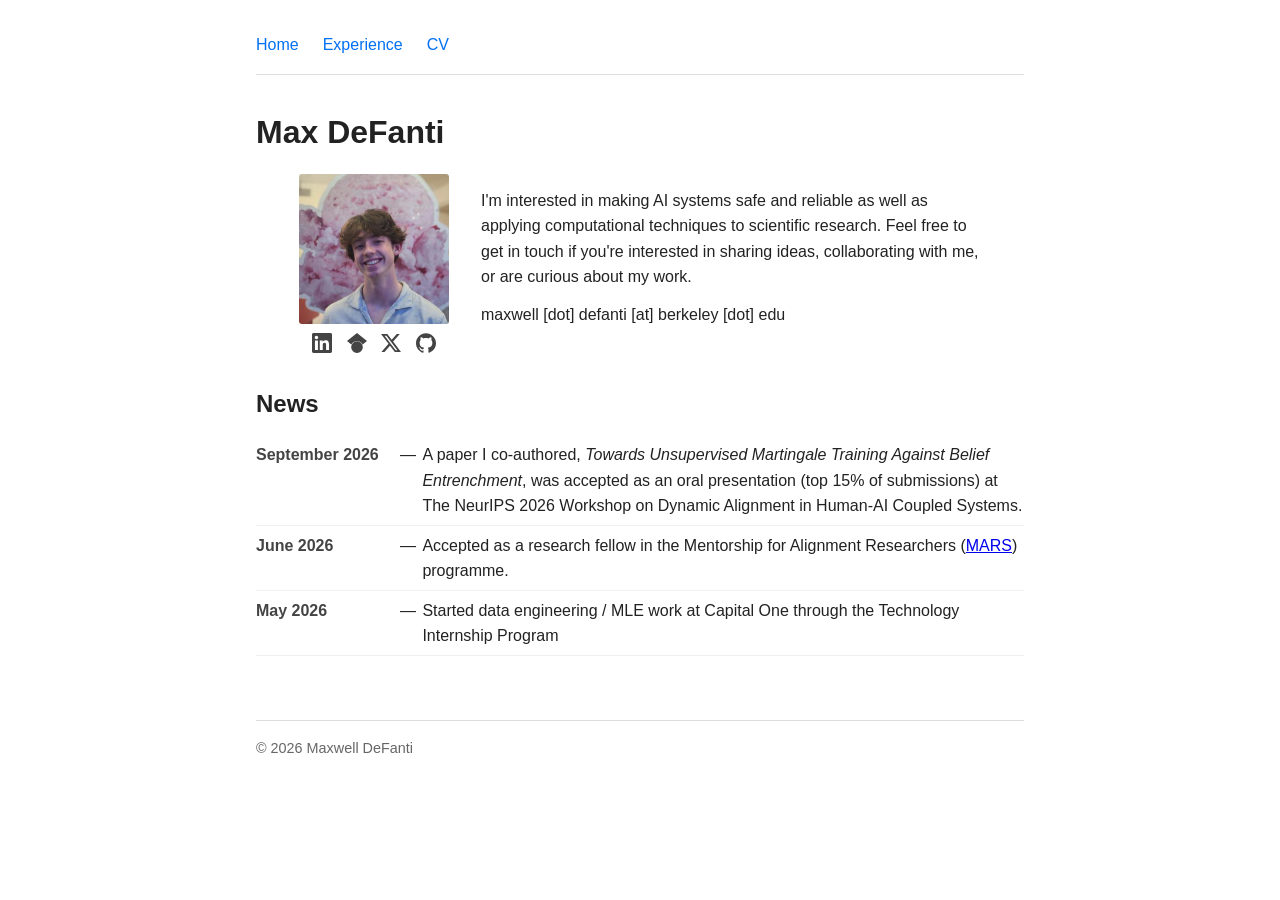
<file: index.html>
<!DOCTYPE html>
<html lang="en">
<head>
  <meta charset="UTF-8" />
  <meta name="viewport" content="width=device-width, initial-scale=1.0" />
  <title>Max DeFanti</title>
  <link rel="stylesheet" href="style.css" />
  <link rel="icon" href="data:image/svg+xml,<svg xmlns='http://www.w3.org/2000/svg' viewBox='0 0 100 100'><text y='.9em' font-size='90'>م</text></svg>">

</head>
<body>
  <nav>
    <a href="index.html">Home</a>
    <a href="experience.html">Experience</a>
    <a href="cv.pdf" target="_blank">CV</a>
  </nav>

  <main>
    <h1>Max DeFanti</h1>
    <div class="intro">
      <div class="intro-photo">
        <img src="image.png" alt="Max DeFanti" />
        <div class="social-links">
          <a href="https://www.linkedin.com/in/maxdefanti/" target="_blank" aria-label="LinkedIn" title="LinkedIn">
            <svg viewBox="0 0 24 24" aria-hidden="true"><path d="M20.447 20.452h-3.554v-5.569c0-1.328-.027-3.037-1.852-3.037-1.853 0-2.136 1.445-2.136 2.939v5.667H9.351V9h3.414v1.561h.046c.477-.9 1.637-1.85 3.37-1.85 3.601 0 4.267 2.37 4.267 5.455v6.286zM5.337 7.433c-1.144 0-2.063-.926-2.063-2.065 0-1.138.92-2.063 2.063-2.063 1.14 0 2.064.925 2.064 2.063 0 1.139-.925 2.065-2.064 2.065zm1.782 13.019H3.555V9h3.564v11.452zM22.225 0H1.771C.792 0 0 .774 0 1.729v20.542C0 23.227.792 24 1.771 24h20.451C23.2 24 24 23.227 24 22.271V1.729C24 .774 23.2 0 22.222 0h.003z"/></svg>
          </a>
          <a href="https://scholar.google.com/citations?user=gJNex4sAAAAJ&amp;hl=en&amp;oi=ao" target="_blank" aria-label="Google Scholar" title="Google Scholar">
            <svg viewBox="0 0 24 24" aria-hidden="true"><path d="M5.242 13.769L0 9.5 12 0l12 9.5-5.242 4.269C17.548 11.249 14.978 9.5 12 9.5c-2.977 0-5.548 1.748-6.758 4.269zM12 10a7 7 0 1 0 0 14 7 7 0 0 0 0-14z"/></svg>
          </a>
          <a href="https://x.com/maxdefanti" target="_blank" aria-label="X (Twitter)" title="X (Twitter)">
            <svg viewBox="0 0 24 24" aria-hidden="true"><path d="M18.901 1.153h3.68l-8.04 9.19L24 22.846h-7.406l-5.8-7.584-6.638 7.584H.474l8.6-9.83L0 1.154h7.594l5.243 6.932ZM17.61 20.644h2.039L6.486 3.24H4.298Z"/></svg>
          </a>
          <a href="https://github.com/maxdefanti" target="_blank" aria-label="GitHub" title="GitHub">
            <svg viewBox="0 0 24 24" aria-hidden="true"><path d="M12 .297c-6.63 0-12 5.373-12 12 0 5.303 3.438 9.8 8.205 11.385.6.113.82-.258.82-.577 0-.285-.01-1.04-.015-2.04-3.338.724-4.042-1.61-4.042-1.61C4.422 18.07 3.633 17.7 3.633 17.7c-1.087-.744.084-.729.084-.729 1.205.084 1.838 1.236 1.838 1.236 1.07 1.835 2.809 1.305 3.495.998.108-.776.417-1.305.76-1.605-2.665-.3-5.466-1.332-5.466-5.93 0-1.31.465-2.38 1.235-3.22-.135-.303-.54-1.523.105-3.176 0 0 1.005-.322 3.3 1.23.96-.267 1.98-.399 3-.405 1.02.006 2.04.138 3 .405 2.28-1.552 3.285-1.23 3.285-1.23.645 1.653.24 2.873.12 3.176.765.84 1.23 1.91 1.23 3.22 0 4.61-2.805 5.625-5.475 5.92.42.36.81 1.096.81 2.22 0 1.606-.015 2.896-.015 3.286 0 .315.21.69.825.57C20.565 22.092 24 17.592 24 12.297c0-6.627-5.373-12-12-12"/></svg>
          </a>
        </div>
      </div>
      <div class="intro-text">
        <p>I'm interested in making AI systems safe and reliable as well as applying computational techniques to scientific research. Feel free to get in touch if you're interested in sharing ideas, collaborating with me, or are curious about my work.</p>
        maxwell [dot] defanti [at] berkeley [dot] edu </p>
      </div>
    </div>
    <section class="news">
      <h2>News</h2>
      <ul>
        <li><span class="news-date">September 2026</span><span class="news-dash"> — </span><span class="news-text">A paper I co-authored, <em>Towards Unsupervised Martingale Training Against Belief Entrenchment</em>, was accepted as an oral presentation (top 15% of submissions) at The NeurIPS 2026 Workshop on Dynamic Alignment in Human-AI Coupled Systems.</span></li>
        <li><span class="news-date">June 2026</span><span class="news-dash"> — </span><span class="news-text">Accepted as a research fellow in the Mentorship for Alignment Researchers (<a href="https://caish.org/mars" target="_blank">MARS</a>) programme.</span></li>
        <li><span class="news-date">May 2026</span><span class="news-dash"> — </span><span class="news-text">Started data engineering / MLE work at Capital One through the Technology Internship Program</span></li>
      </ul>
    </section>
  </main>

  <footer>
    <p>&copy; 2026 Maxwell DeFanti</p>
  </footer>
</body>
</html>
</file>
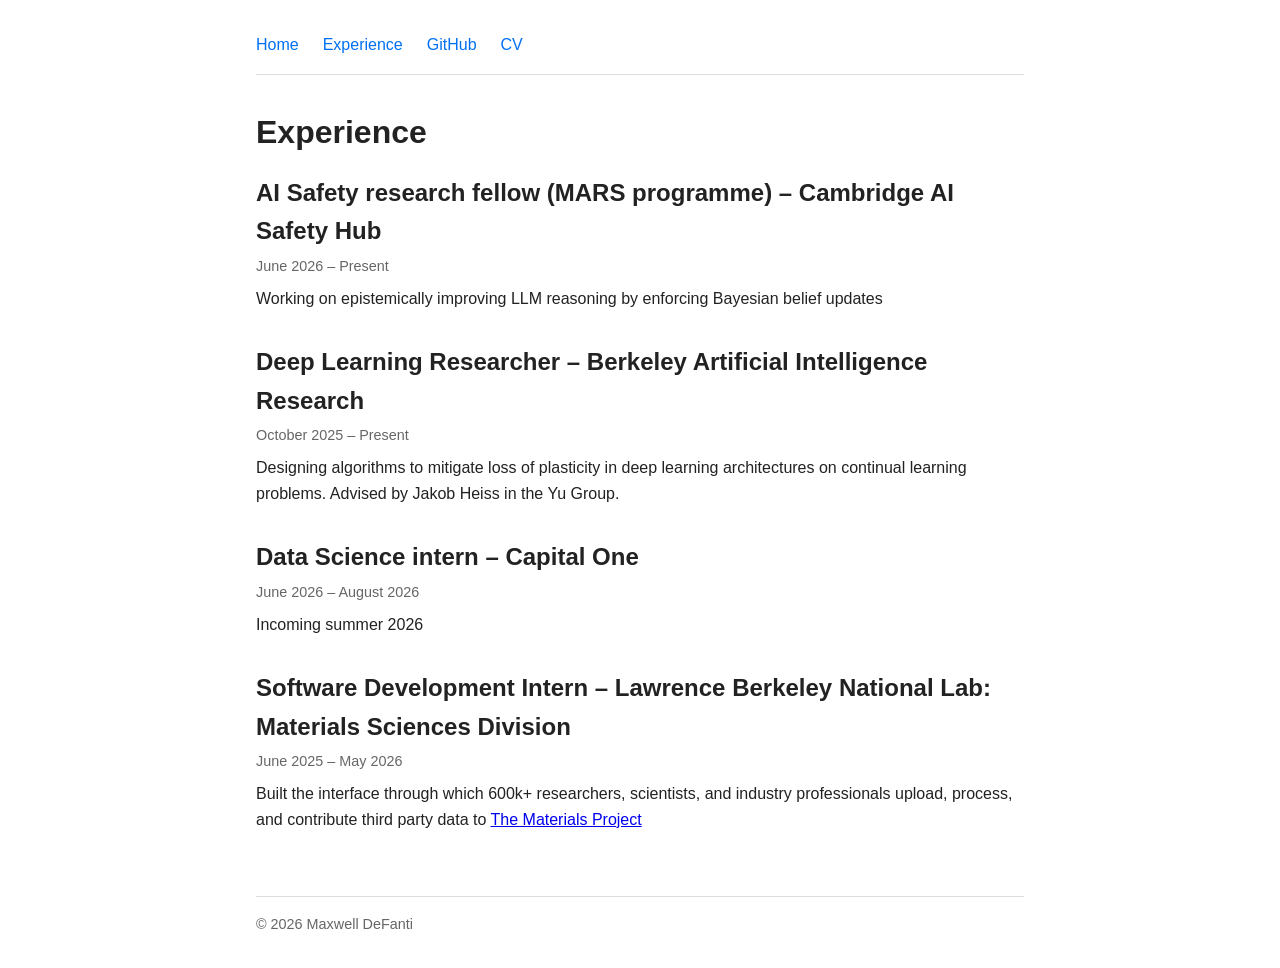
<file: experience.html>
<!DOCTYPE html>
<html lang="en">
<head>
  <meta charset="UTF-8" />
  <meta name="viewport" content="width=device-width, initial-scale=1.0" />
  <title>Experience – Maxwell DeFanti</title>
  <link rel="stylesheet" href="style.css" />
  <link rel="icon" href="data:image/svg+xml,<svg xmlns='http://www.w3.org/2000/svg' viewBox='0 0 100 100'><text y='.9em' font-size='90'>م</text></svg>">

</head>
<body>
  <nav>
    <a href="index.html">Home</a>
    <a href="experience.html">Experience</a>
    <a href="https://github.com/maxdefanti" target="_blank">GitHub</a>
    <a href="cv.pdf" target="_blank">CV</a>
  </nav>

  <main>
    <h1>Experience</h1>

    <section>
      <h2>AI Safety research fellow (MARS programme) – Cambridge AI Safety Hub</h2>
      <p class="date">June 2026 – Present</p>
      <p>Working on epistemically improving LLM reasoning by enforcing Bayesian belief updates</p>
    </section>

    <section>
      <h2>Deep Learning Researcher – Berkeley Artificial Intelligence Research</h2>
      <p class="date">October 2025 – Present</p>
      <p>Designing algorithms to mitigate loss of plasticity in deep learning architectures on continual learning problems. Advised by Jakob Heiss in the Yu Group. </p>
    </section>

    <section>
      <h2>Data Science intern – Capital One</h2>
      <p class="date">June 2026 – August 2026</p>
      <p>Incoming summer 2026</p>
    </section>

    <section>
      <h2>Software Development Intern – Lawrence Berkeley National Lab: Materials Sciences Division</h2>
      <p class="date">June 2025 – May 2026</p>
      <p>Built the interface through which 600k+ researchers, scientists, and industry professionals upload, process, and contribute third party data to <a href="https://next-gen.materialsproject.org">The Materials Project</a></p>
    </section>
  </main>

  <footer>
    <p>&copy; 2026 Maxwell DeFanti</p>
  </footer>
</body>
</html>
</file>
<file: style.css>
* {
  box-sizing: border-box;
  margin: 0;
  padding: 0;
}

body {
  font-family: sans-serif;
  color: #222;
  max-width: 800px;
  margin: 0 auto;
  padding: 2rem 1rem;
  line-height: 1.6;
}

nav {
  display: flex;
  gap: 1.5rem;
  margin-bottom: 2rem;
  border-bottom: 1px solid #ddd;
  padding-bottom: 1rem;
}

nav a {
  text-decoration: none;
  color: #0070f3;
}

nav a:hover {
  text-decoration: underline;
}

main {
  margin-bottom: 4rem;
}

h1 {
  margin-bottom: 1rem;
}

section {
  margin-bottom: 2rem;
}

section h2 {
  margin-bottom: 0.25rem;
}

.date {
  color: #666;
  font-size: 0.9rem;
  margin-bottom: 0.5rem;
}

footer {
  border-top: 1px solid #ddd;
  padding-top: 1rem;
  color: #666;
  font-size: 0.9rem;
}

/* Home page intro */
.intro {
  display: flex;
  align-items: center;
  justify-content: center;
  gap: 2rem;
}

.intro img {
  width: 150px;
  height: 150px;
  object-fit: cover;
  border-radius: 2%;
  flex-shrink: 0;
}

.intro-photo {
  display: flex;
  flex-direction: column;
  align-items: center;
  gap: 0.6rem;
  flex-shrink: 0;
}

.social-links {
  display: flex;
  gap: 0.9rem;
}

.social-links a {
  color: #444;
  display: flex;
}

.social-links a:hover {
  color: #000;
}

.social-links svg {
  width: 20px;
  height: 20px;
  fill: currentColor;
}

.intro-text {
  max-width: 500px;
}

.intro-text p {
  margin-bottom: 0.75rem;
}

/* News section */
.news {
  margin-top: 2rem;
}

.news h2 {
  margin-bottom: 0.75rem;
}

.news ul {
  list-style: none;
  padding: 0;
}

.news li {
  display: flex;
  align-items: baseline;
  padding: 0.4rem 0;
  border-bottom: 1px solid #f0f0f0;
}

.news-dash {
  white-space: nowrap;
}

.news-text {
  flex: 1;
  margin-left: 0.4rem;
}

.news-date {
  font-weight: 600;
  color: #444;
  min-width: 9rem;
  flex-shrink: 0;
  white-space: nowrap;
  display: inline-block;
}
</file>
